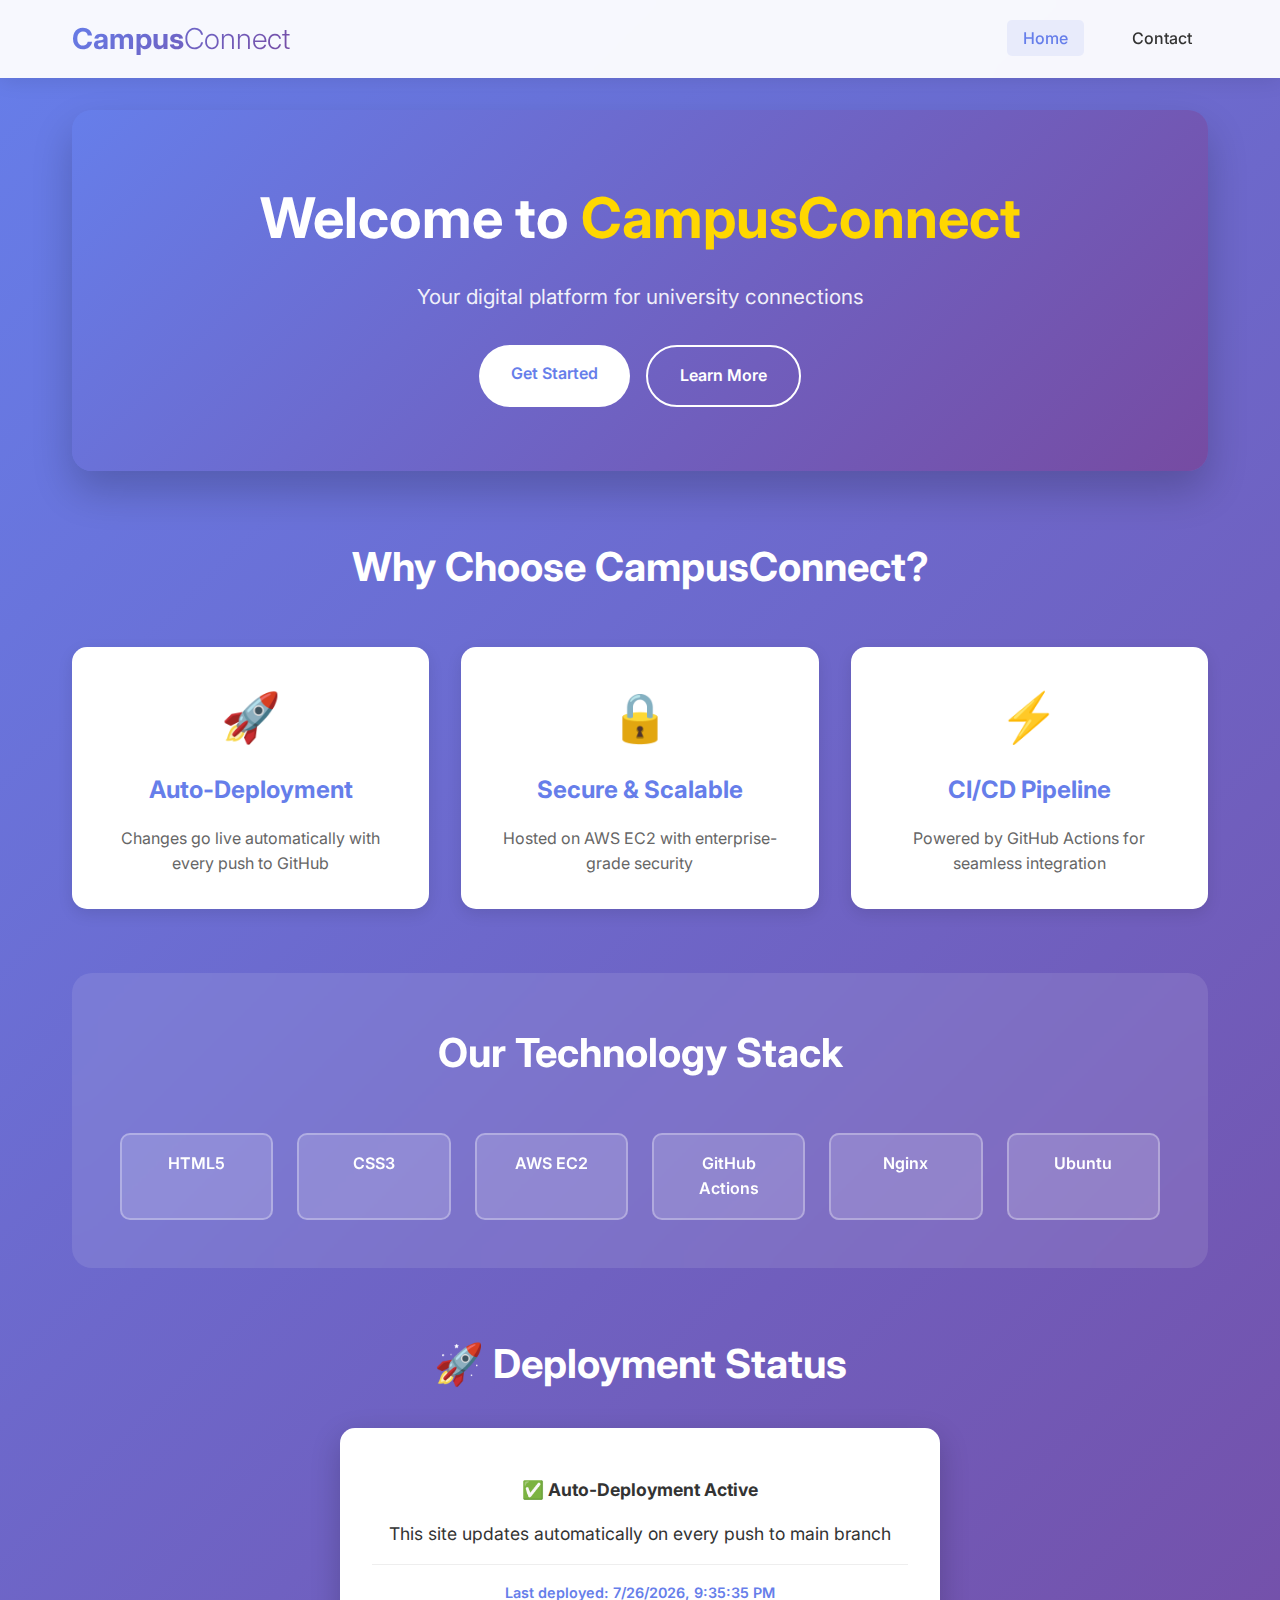
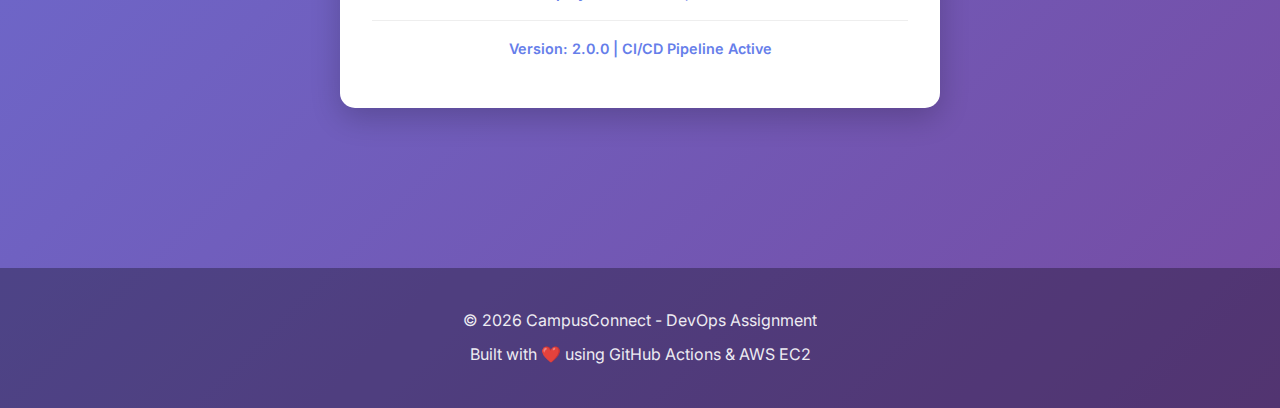
<file: index.html>
<!DOCTYPE html>
<html lang="en">
<head>
    <meta charset="UTF-8">
    <meta name="viewport" content="width=device-width, initial-scale=1.0">
    <title>CampusConnect - Home</title>
    <link rel="stylesheet" href="css/style.css">
    <link href="https://fonts.googleapis.com/css2?family=Inter:wght@400;500;600;700&display=swap" rel="stylesheet">
</head>
<body>
    <nav class="navbar">
        <div class="nav-container">
            <div class="logo">
                <h2>Campus<span>Connect</span></h2>
            </div>
            <ul class="nav-menu">
                <li><a href="index.html" class="active">Home</a></li>
                <li><a href="contact.html">Contact</a></li>
            </ul>
        </div>
    </nav>

    <main>
        <section class="hero">
            <div class="hero-content">
                <h1>Welcome to <span class="highlight">CampusConnect</span></h1>
                <p class="subtitle">Your digital platform for university connections</p>
                <div class="hero-buttons">
                    <a href="#" class="btn btn-primary">Get Started</a>
                    <a href="#" class="btn btn-secondary">Learn More</a>
                </div>
            </div>
        </section>

        <section class="features">
            <div class="container">
                <h2>Why Choose CampusConnect?</h2>
                <div class="feature-grid">
                    <div class="feature-card">
                        <div class="feature-icon">🚀</div>
                        <h3>Auto-Deployment</h3>
                        <p>Changes go live automatically with every push to GitHub</p>
                    </div>
                    <div class="feature-card">
                        <div class="feature-icon">🔒</div>
                        <h3>Secure & Scalable</h3>
                        <p>Hosted on AWS EC2 with enterprise-grade security</p>
                    </div>
                    <div class="feature-card">
                        <div class="feature-icon">⚡</div>
                        <h3>CI/CD Pipeline</h3>
                        <p>Powered by GitHub Actions for seamless integration</p>
                    </div>
                </div>
            </div>
        </section>

        <section class="tech-stack">
            <div class="container">
                <h2>Our Technology Stack</h2>
                <div class="tech-icons">
                    <div class="tech-item">
                        <span class="tech-name">HTML5</span>
                    </div>
                    <div class="tech-item">
                        <span class="tech-name">CSS3</span>
                    </div>
                    <div class="tech-item">
                        <span class="tech-name">AWS EC2</span>
                    </div>
                    <div class="tech-item">
                        <span class="tech-name">GitHub Actions</span>
                    </div>
                    <div class="tech-item">
                        <span class="tech-name">Nginx</span>
                    </div>
                    <div class="tech-item">
                        <span class="tech-name">Ubuntu</span>
                    </div>
                </div>
            </div>
        </section>

        <section class="deployment-info">
            <div class="container">
                <h2>🚀 Deployment Status</h2>
                <div class="info-card">
                    <p><strong>✅ Auto-Deployment Active</strong></p>
                    <p>This site updates automatically on every push to main branch</p>
                    <p class="timestamp">Last deployed: <span id="deploy-time"></span></p>
                    <p class="timestamp">Version: 2.0.0 | CI/CD Pipeline Active</p>
                </div>
            </div>
        </section>
    </main>

    <footer>
        <div class="footer-content">
            <p>&copy; 2026 CampusConnect - DevOps Assignment</p>
            <p>Built with ❤️ using GitHub Actions & AWS EC2</p>
        </div>
    </footer>

    <script>
        // Update deployment timestamp
        document.getElementById('deploy-time').textContent = new Date().toLocaleString();
    </script>
</body>
</html>
</file>
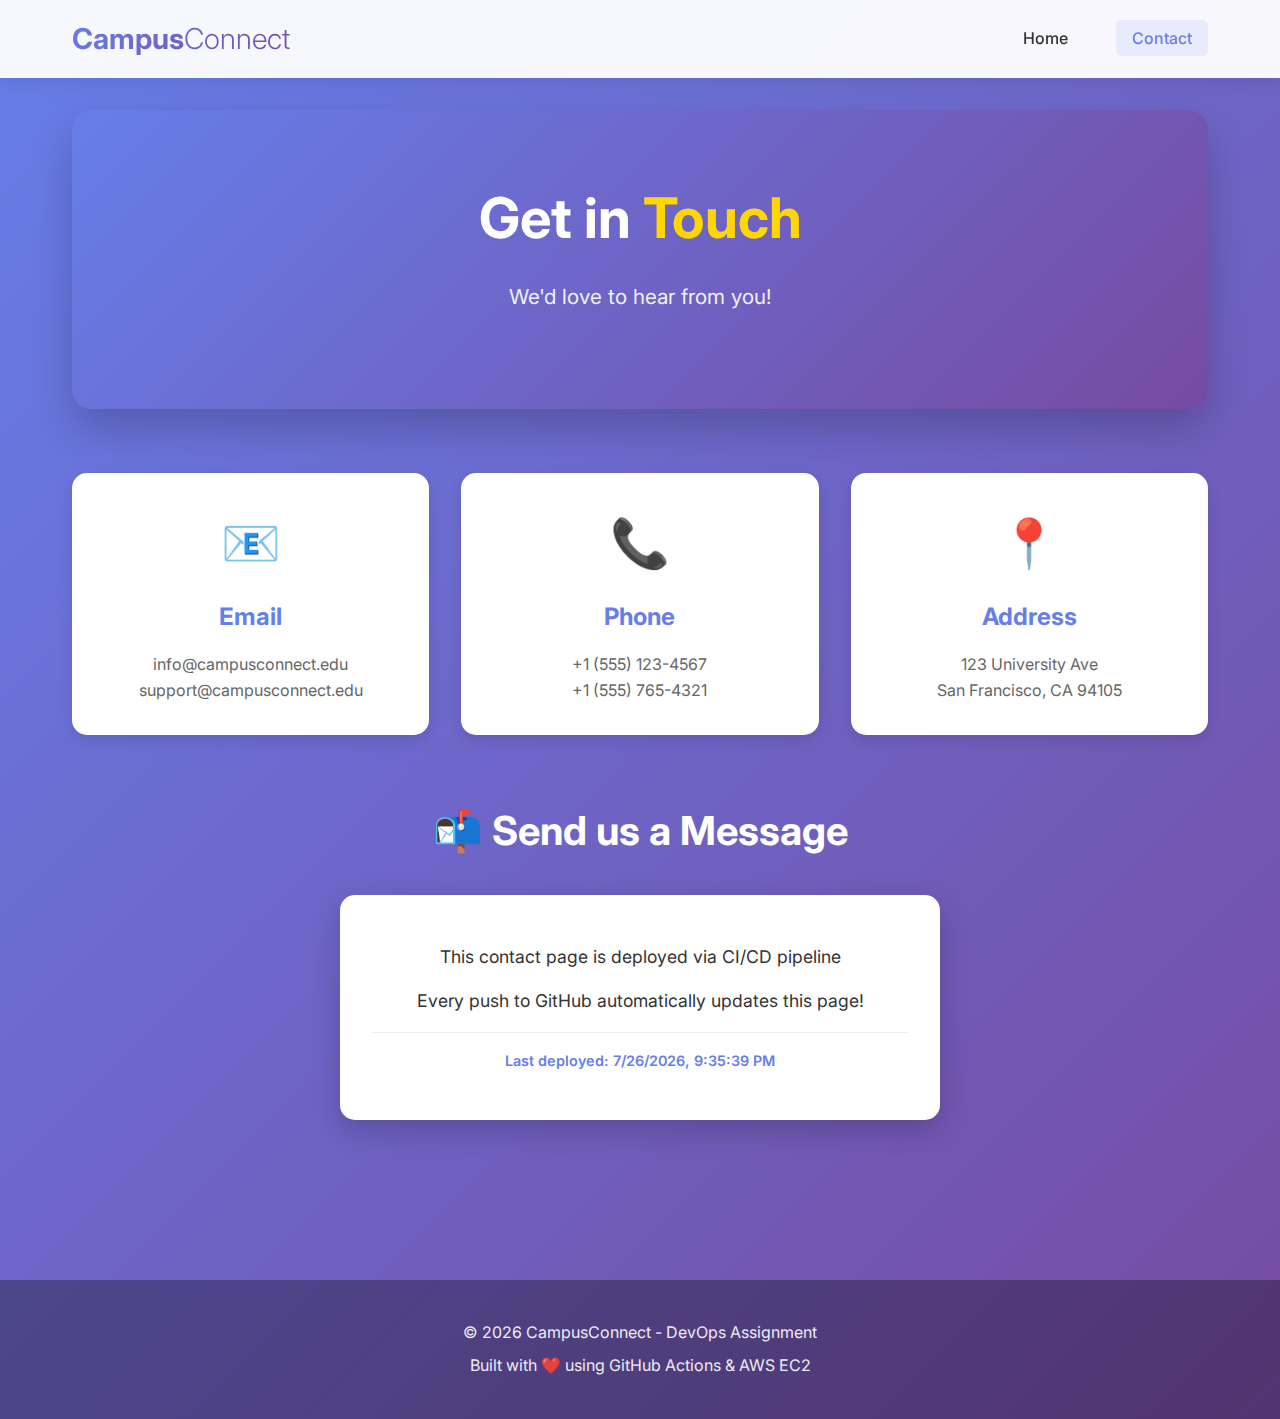
<file: contact.html>
<!DOCTYPE html>
<html lang="en">
<head>
    <meta charset="UTF-8">
    <meta name="viewport" content="width=device-width, initial-scale=1.0">
    <title>CampusConnect - Contact</title>
    <link rel="stylesheet" href="css/style.css">
    <link href="https://fonts.googleapis.com/css2?family=Inter:wght@400;500;600;700&display=swap" rel="stylesheet">
</head>
<body>
    <nav class="navbar">
        <div class="nav-container">
            <div class="logo">
                <h2>Campus<span>Connect</span></h2>
            </div>
            <ul class="nav-menu">
                <li><a href="index.html">Home</a></li>
                <li><a href="contact.html" class="active">Contact</a></li>
            </ul>
        </div>
    </nav>

    <main>
        <section class="hero">
            <div class="hero-content">
                <h1>Get in <span class="highlight">Touch</span></h1>
                <p class="subtitle">We'd love to hear from you!</p>
            </div>
        </section>

        <section class="features">
            <div class="container">
                <div class="feature-grid">
                    <div class="feature-card">
                        <div class="feature-icon">📧</div>
                        <h3>Email</h3>
                        <p>info@campusconnect.edu</p>
                        <p>support@campusconnect.edu</p>
                    </div>
                    <div class="feature-card">
                        <div class="feature-icon">📞</div>
                        <h3>Phone</h3>
                        <p>+1 (555) 123-4567</p>
                        <p>+1 (555) 765-4321</p>
                    </div>
                    <div class="feature-card">
                        <div class="feature-icon">📍</div>
                        <h3>Address</h3>
                        <p>123 University Ave</p>
                        <p>San Francisco, CA 94105</p>
                    </div>
                </div>
            </div>
        </section>

        <section class="deployment-info">
            <div class="container">
                <h2>📬 Send us a Message</h2>
                <div class="info-card">
                    <p>This contact page is deployed via CI/CD pipeline</p>
                    <p>Every push to GitHub automatically updates this page!</p>
                    <p class="timestamp">Last deployed: <span id="deploy-time"></span></p>
                </div>
            </div>
        </section>
    </main>

    <footer>
        <div class="footer-content">
            <p>&copy; 2026 CampusConnect - DevOps Assignment</p>
            <p>Built with ❤️ using GitHub Actions & AWS EC2</p>
        </div>
    </footer>

    <script>
        document.getElementById('deploy-time').textContent = new Date().toLocaleString();
    </script>
</body>
</html>
</file>
<file: css/style.css>
* {
    margin: 0;
    padding: 0;
    box-sizing: border-box;
}

body {
    font-family: 'Inter', -apple-system, BlinkMacSystemFont, 'Segoe UI', Roboto, sans-serif;
    line-height: 1.6;
    color: #333;
    background: linear-gradient(135deg, #667eea 0%, #764ba2 100%);
    min-height: 100vh;
}

/* Navigation */
.navbar {
    background: rgba(255, 255, 255, 0.95);
    backdrop-filter: blur(10px);
    box-shadow: 0 2px 20px rgba(0,0,0,0.1);
    position: sticky;
    top: 0;
    z-index: 1000;
}

.nav-container {
    max-width: 1200px;
    margin: 0 auto;
    padding: 1rem 2rem;
    display: flex;
    justify-content: space-between;
    align-items: center;
}

.logo h2 {
    font-size: 1.8rem;
    font-weight: 700;
    background: linear-gradient(135deg, #667eea, #764ba2);
    -webkit-background-clip: text;
    -webkit-text-fill-color: transparent;
}

.logo span {
    font-weight: 300;
}

.nav-menu {
    display: flex;
    list-style: none;
    gap: 2rem;
}

.nav-menu a {
    text-decoration: none;
    color: #333;
    font-weight: 500;
    transition: color 0.3s;
    padding: 0.5rem 1rem;
    border-radius: 5px;
}

.nav-menu a:hover,
.nav-menu a.active {
    color: #667eea;
    background: rgba(102, 126, 234, 0.1);
}

/* Main Content */
main {
    max-width: 1200px;
    margin: 0 auto;
    padding: 2rem;
}

/* Hero Section */
.hero {
    background: linear-gradient(135deg, #667eea 0%, #764ba2 100%);
    border-radius: 20px;
    padding: 4rem 2rem;
    margin-bottom: 3rem;
    color: white;
    text-align: center;
    box-shadow: 0 20px 40px rgba(0,0,0,0.2);
}

.hero-content {
    max-width: 800px;
    margin: 0 auto;
}

.hero h1 {
    font-size: 3.5rem;
    margin-bottom: 1rem;
    animation: fadeInUp 1s ease;
}

.hero .highlight {
    color: #ffd700;
    font-weight: 700;
}

.hero .subtitle {
    font-size: 1.3rem;
    margin-bottom: 2rem;
    opacity: 0.9;
    animation: fadeInUp 1s ease 0.2s both;
}

.hero-buttons {
    display: flex;
    gap: 1rem;
    justify-content: center;
    animation: fadeInUp 1s ease 0.4s both;
}

.btn {
    padding: 1rem 2rem;
    border-radius: 50px;
    text-decoration: none;
    font-weight: 600;
    transition: transform 0.3s, box-shadow 0.3s;
}

.btn:hover {
    transform: translateY(-3px);
    box-shadow: 0 10px 20px rgba(0,0,0,0.2);
}

.btn-primary {
    background: white;
    color: #667eea;
}

.btn-secondary {
    background: transparent;
    color: white;
    border: 2px solid white;
}

/* Features Section */
.features {
    margin: 4rem 0;
}

.container {
    max-width: 1200px;
    margin: 0 auto;
}

.features h2 {
    text-align: center;
    font-size: 2.5rem;
    margin-bottom: 3rem;
    color: white;
}

.feature-grid {
    display: grid;
    grid-template-columns: repeat(auto-fit, minmax(300px, 1fr));
    gap: 2rem;
}

.feature-card {
    background: white;
    padding: 2rem;
    border-radius: 15px;
    text-align: center;
    transition: transform 0.3s, box-shadow 0.3s;
    box-shadow: 0 5px 15px rgba(0,0,0,0.1);
}

.feature-card:hover {
    transform: translateY(-10px);
    box-shadow: 0 20px 30px rgba(0,0,0,0.2);
}

.feature-icon {
    font-size: 3rem;
    margin-bottom: 1rem;
}

.feature-card h3 {
    font-size: 1.5rem;
    margin-bottom: 1rem;
    color: #667eea;
}

.feature-card p {
    color: #666;
}

/* Tech Stack Section */
.tech-stack {
    margin: 4rem 0;
    background: rgba(255,255,255,0.1);
    border-radius: 20px;
    padding: 3rem;
    backdrop-filter: blur(10px);
}

.tech-stack h2 {
    text-align: center;
    font-size: 2.5rem;
    margin-bottom: 3rem;
    color: white;
}

.tech-icons {
    display: grid;
    grid-template-columns: repeat(auto-fit, minmax(150px, 1fr));
    gap: 1.5rem;
}

.tech-item {
    background: rgba(255,255,255,0.15);
    border: 2px solid rgba(255,255,255,0.3);
    padding: 1rem;
    border-radius: 10px;
    text-align: center;
    color: white;
    font-weight: 600;
    transition: all 0.3s;
}

.tech-item:hover {
    background: rgba(255,255,255,0.25);
    transform: scale(1.05);
}

/* Deployment Info */
.deployment-info {
    margin: 4rem 0;
}

.deployment-info h2 {
    text-align: center;
    font-size: 2.5rem;
    margin-bottom: 2rem;
    color: white;
}

.info-card {
    background: white;
    padding: 2rem;
    border-radius: 15px;
    text-align: center;
    max-width: 600px;
    margin: 0 auto;
    box-shadow: 0 10px 30px rgba(0,0,0,0.2);
}

.info-card p {
    margin: 1rem 0;
    color: #333;
    font-size: 1.1rem;
}

.info-card .timestamp {
    color: #667eea;
    font-weight: 600;
    font-size: 0.9rem;
    margin-top: 1rem;
    padding-top: 1rem;
    border-top: 1px solid #eee;
}

/* Footer */
footer {
    background: rgba(0,0,0,0.3);
    color: white;
    text-align: center;
    padding: 2rem;
    margin-top: 4rem;
}

.footer-content {
    max-width: 1200px;
    margin: 0 auto;
}

.footer-content p {
    margin: 0.5rem 0;
    opacity: 0.9;
}

/* Animations */
@keyframes fadeInUp {
    from {
        opacity: 0;
        transform: translateY(30px);
    }
    to {
        opacity: 1;
        transform: translateY(0);
    }
}

/* Responsive Design */
@media (max-width: 768px) {
    .nav-container {
        flex-direction: column;
        gap: 1rem;
    }
    
    .nav-menu {
        flex-direction: column;
        text-align: center;
        gap: 1rem;
    }
    
    .hero h1 {
        font-size: 2.5rem;
    }
    
    .hero-buttons {
        flex-direction: column;
    }
    
    .feature-grid {
        grid-template-columns: 1fr;
    }
    
    .tech-icons {
        grid-template-columns: repeat(2, 1fr);
    }
}
</file>
